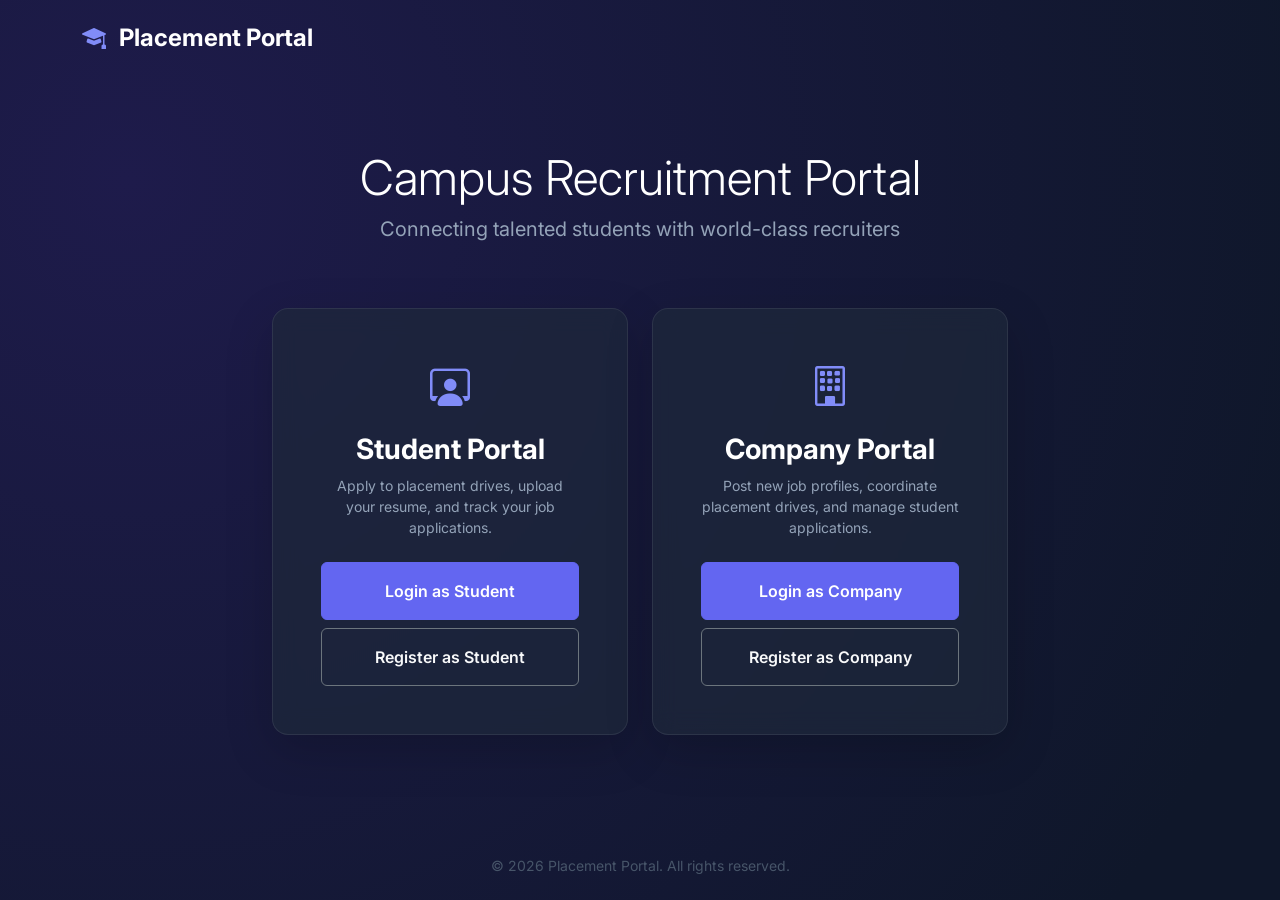
<file: templates/index.html>
<!DOCTYPE html>
<html lang="en">
<head>
  <meta charset="UTF-8">
  <meta name="viewport" content="width=device-width, initial-scale=1.0">
  <title>Placement Portal</title>
  <!-- Google Fonts Inter -->
  <link rel="preconnect" href="https://fonts.googleapis.com">
  <link rel="preconnect" href="https://fonts.gstatic.com" crossorigin>
  <link href="https://fonts.googleapis.com/css2?family=Inter:wght@300;400;500;600;700;800&display=swap" rel="stylesheet">
  <!-- Bootstrap 5 CSS CDN -->
  <link href="https://cdn.jsdelivr.net/npm/bootstrap@5.3.3/dist/css/bootstrap.min.css" rel="stylesheet">
  <!-- Bootstrap Icons CDN -->
  <link rel="stylesheet" href="https://cdn.jsdelivr.net/npm/bootstrap-icons@1.11.3/font/bootstrap-icons.min.css">
  <link rel="stylesheet" href="/static/css/style.css">
</head>
<body>
  <div class="d-flex flex-column min-vh-100 justify-content-between">
    <!-- Header -->
    <header class="container py-4 text-center text-md-start">
      <h4 class="fw-bold text-white mb-0">
        <i class="bi bi-mortarboard-fill text-indigo-400 me-2"></i> Placement Portal
      </h4>
    </header>

    <!-- Main Container -->
    <main class="container py-5 my-auto">
      <div class="row justify-content-center text-center">
        <div class="col-12 mb-5">
          <h1 class="fw-extrabold text-white tracking-tight display-5 mb-2">Campus Recruitment Portal</h1>
          <p class="text-slate-400 fs-5 max-width-600 mx-auto">Connecting talented students with world-class recruiters</p>
        </div>
        
        <!-- Student Portal Card -->
        <div class="col-md-5 col-lg-4 mb-4">
          <div class="glass-card p-5 h-100 d-flex flex-column justify-content-between shadow-lg hover-scale transition">
            <div>
              <div class="fs-1 text-indigo-400 mb-3">
                <i class="bi bi-person-workspace"></i>
              </div>
              <h3 class="fw-bold text-white mb-2">Student Portal</h3>
              <p class="text-slate-400 small mb-4">Apply to placement drives, upload your resume, and track your job applications.</p>
            </div>
            <div class="d-grid gap-2 mt-auto">
              <a href="/student-login" class="btn btn-primary py-3 fw-semibold">
                Login as Student
              </a>
              <a href="/student-register" class="btn btn-outline-light border-secondary py-3 fw-semibold">
                Register as Student
              </a>
            </div>
          </div>
        </div>

        <!-- Recruiter Portal Card -->
        <div class="col-md-5 col-lg-4 mb-4">
          <div class="glass-card p-5 h-100 d-flex flex-column justify-content-between shadow-lg hover-scale transition">
            <div>
              <div class="fs-1 text-indigo-400 mb-3">
                <i class="bi bi-building"></i>
              </div>
              <h3 class="fw-bold text-white mb-2">Company Portal</h3>
              <p class="text-slate-400 small mb-4">Post new job profiles, coordinate placement drives, and manage student applications.</p>
            </div>
            <div class="d-grid gap-2 mt-auto">
              <a href="/company-login" class="btn btn-primary py-3 fw-semibold">
                Login as Company
              </a>
              <a href="/company-register" class="btn btn-outline-light border-secondary py-3 fw-semibold">
                Register as Company
              </a>
            </div>
          </div>
        </div>
      </div>
    </main>

    <!-- Footer -->
    <footer class="container py-4 text-center">
      <p class="text-slate-600 small mb-0">
        &copy; 2026 Placement Portal. All rights reserved.
      </p>
    </footer>
  </div>
</body>
</html>
</file>
<file: static/css/style.css>
body {
  margin: 0;
  padding: 0;
  font-family: 'Inter', sans-serif;
  background: radial-gradient(circle at 10% 20%, #1e1b4b 0%, #0f172a 90%);
  color: #f1f5f9;
  min-height: 100vh;
}

.glass-card {
  background: rgba(30, 41, 59, 0.7);
  backdrop-filter: blur(12px);
  border: 1px solid rgba(255, 255, 255, 0.08);
  border-radius: 16px;
}

.form-control, .form-select {
  background-color: #1e293b !important;
  border-color: #334155 !important;
  color: #fff !important;
}

.form-control:focus, .form-select:focus {
  background-color: #1e293b !important;
  border-color: #6366f1 !important;
  box-shadow: 0 0 0 0.25rem rgba(99, 102, 241, 0.25) !important;
}

.text-slate-400 { color: #94a3b8; }
.text-slate-300 { color: #cbd5e1; }
.text-slate-600 { color: #475569; }
.text-indigo-400 { color: #818cf8; }

.bg-slate-900 { background-color: #020617 !important; }
.border-slate-800 { border-color: #1e293b !important; }
.bg-indigo-500\/20 { background-color: rgba(99, 102, 241, 0.2) !important; }
.text-indigo-300 { color: #a5b4fc !important; }
.border-indigo-500\/30 { border-color: rgba(99, 102, 241, 0.3) !important; }

.btn-primary {
  background-color: #6366f1;
  border-color: #6366f1;
}
.btn-primary:hover {
  background-color: #4f46e5;
  border-color: #4f46e5;
}

.auth-link {
  color: #6366f1;
  text-decoration: none;
  font-weight: 500;
}
.auth-link:hover {
  color: #818cf8;
  text-decoration: underline;
}

/* Custom scrollbars */
::-webkit-scrollbar {
  width: 8px;
  height: 8px;
}
::-webkit-scrollbar-track {
  background: #0f172a;
}
::-webkit-scrollbar-thumb {
  background: #334155;
  border-radius: 4px;
}
::-webkit-scrollbar-thumb:hover {
  background: #475569;
}

/* Custom table styling to ensure theme-based dark background */
.table {
  --bs-table-bg: transparent !important;
  --bs-table-color: #cbd5e1 !important;
  --bs-table-hover-color: #fff !important;
  --bs-table-hover-bg: rgba(255, 255, 255, 0.05) !important;
  --bs-table-border-color: rgba(255, 255, 255, 0.08) !important;
  color: #cbd5e1 !important;
}

.table th, .table td {
  background-color: transparent !important;
  border-bottom-color: rgba(255, 255, 255, 0.08) !important;
  color: inherit !important;
}

.cursor-pointer {
  cursor: pointer;
}
.hover-row {
  transition: background-color 0.2s ease, color 0.2s ease;
}
.hover-row:hover {
  background-color: rgba(99, 102, 241, 0.08) !important;
}
.hover-row:hover td {
  color: #ffffff !important;
}
</file>
